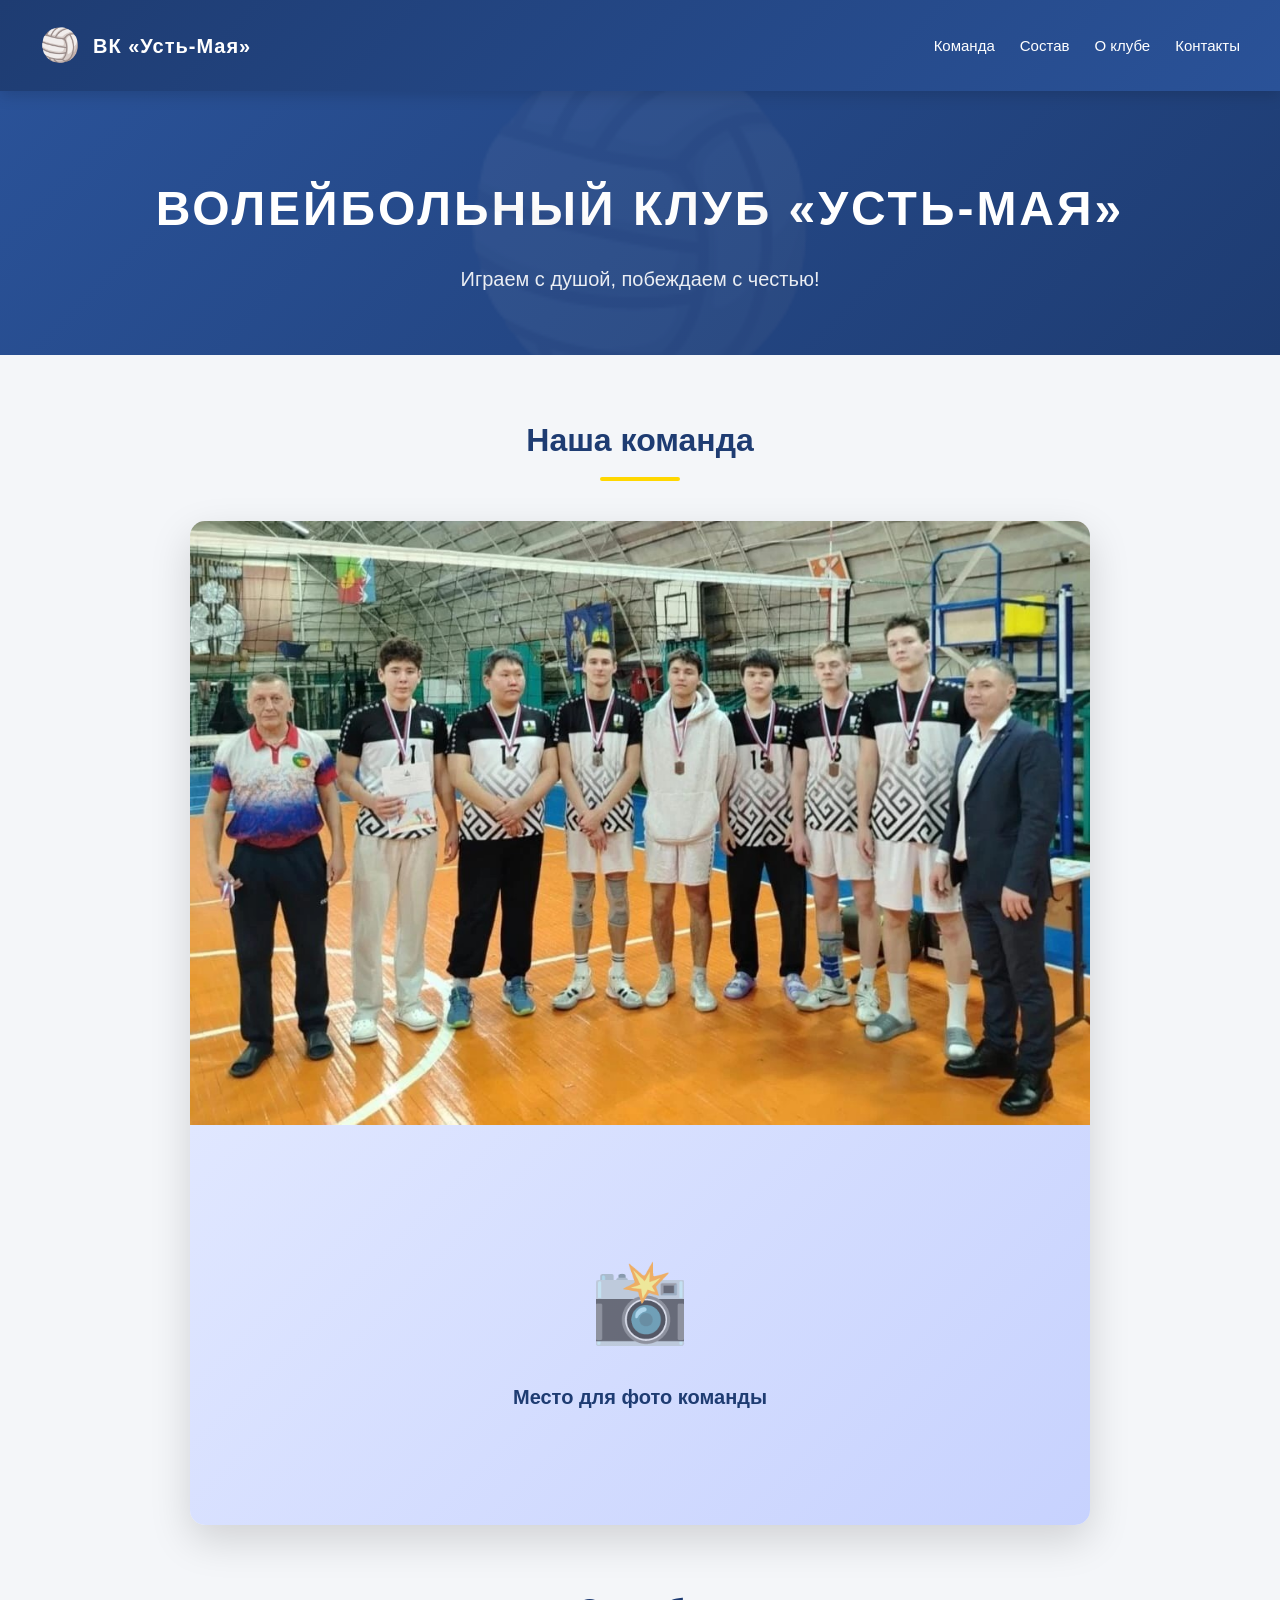
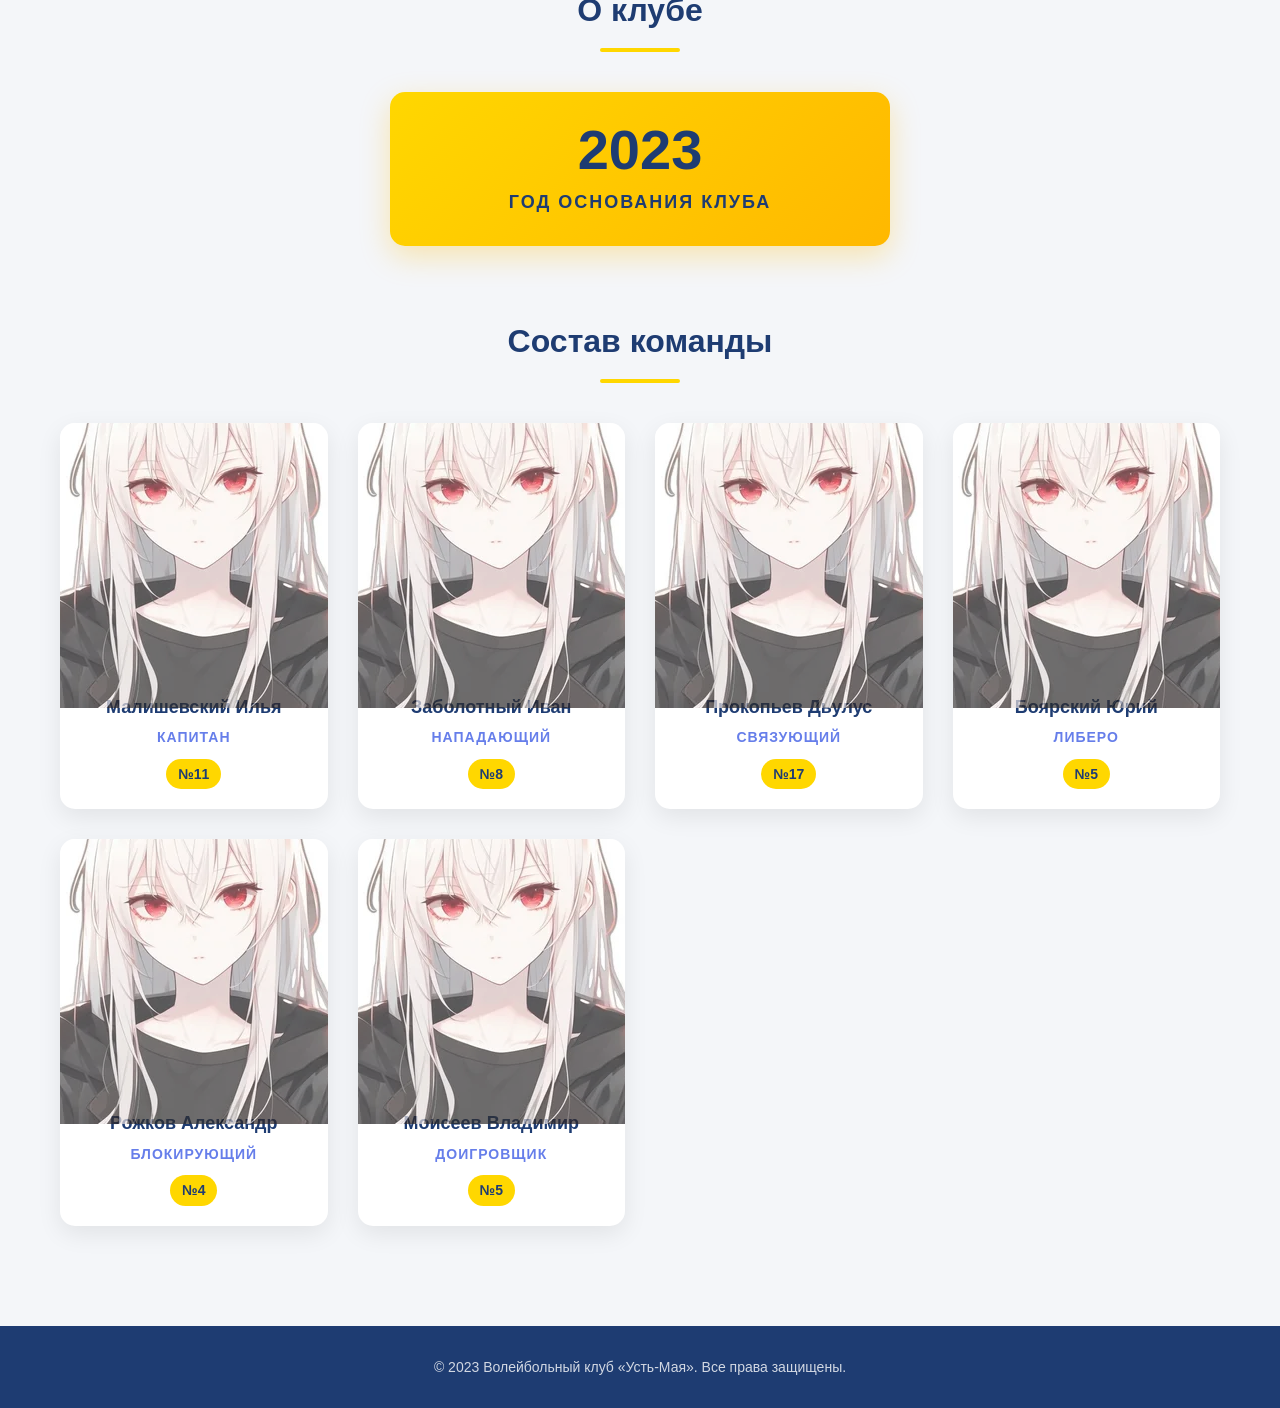
<file: main/index.html>
<!DOCTYPE html>
<html lang="ru">
<head>
    <meta charset="UTF-8">
    <meta name="viewport" content="width=device-width, initial-scale=1.0">
    <title>Волейбольный клуб «Усть-Мая»</title>
   <link rel="stylesheet" href="../style/index style.css">
</head>
<body>

    <!-- Шапка -->
    <header>
        <div class="logo">
            <span class="logo-icon">🏐</span>
            <span>ВК «Усть-Мая»</span>
        </div>
        <nav>
            <ul>
                <li><a href="#team">Команда</a></li>
                <li><a href="#players">Состав</a></li>
                <li><a href="#about">О клубе</a></li>
                <li><a href="#contacts">Контакты</a></li>
            </ul>
        </nav>
    </header>

    <!-- Главный баннер -->
    <section class="hero">
        <h1>Волейбольный клуб «Усть-Мая»</h1>
        <p>Играем с душой, побеждаем с честью!</p>
    </section>

    <div class="container">

        <!-- Фото команды -->
        <section id="team">
            <h2 class="section-title">Наша команда</h2>
            <div class="team-photo">
                <img src="..//img/фото команды.jpg" alt="">
                <div class="photo-placeholder">
                    <span class="icon">📸</span>
                    <span>Место для фото команды</span>
                </div>
            </div>
        </section>

        <!-- Год основания -->
        <section id="about">
            <h2 class="section-title">О клубе</h2>
            <div class="info-block">
                <div class="year">2023</div>
                <div class="year-label">Год основания клуба</div>
            </div>
        </section>

        <!-- Состав команды -->
        <section id="players">
            <h2 class="section-title">Состав команды</h2>
            <div class="team-grid">

                <div class="player-card">
                    <div class="player-photo">
                        <img src="..//img/ава.webp" alt="">
                    </div>
                    <div class="player-info">
                        <div class="player-name">Малишевский Илья</div>
                        <div class="player-position">Капитан</div>
                        <div class="player-number">№11</div>
                    </div>
                </div>

                <div class="player-card">
                    <div class="player-photo">
                        <img src="..//img/ава.webp" alt="">
                    </div>
                    <div class="player-info">
                        <div class="player-name">Заболотный Иван</div>
                        <div class="player-position">Нападающий</div>
                        <div class="player-number">№8</div>
                    </div>
                </div>

                <div class="player-card">
                    <div class="player-photo">
                        <img src="..//img/ава.webp" alt="">
                    </div>
                    <div class="player-info">
                        <div class="player-name">Прокопьев Дьулус</div>
                        <div class="player-position">Связующий</div>
                        <div class="player-number">№17</div>
                    </div>
                </div>

                <div class="player-card">
                    <div class="player-photo">
                        <img src="..//img/ава.webp" alt="">
                    </div>
                    <div class="player-info">
                        <div class="player-name">Боярский Юрий</div>
                        <div class="player-position">Либеро</div>
                        <div class="player-number">№5</div>
                    </div>
                </div>

                <div class="player-card">
                    <div class="player-photo">
                        <img src="..//img/ава.webp" alt="">
                    </div>
                    <div class="player-info">
                        <div class="player-name">Рожков Александр</div>
                        <div class="player-position">Блокирующий</div>
                        <div class="player-number">№4</div>
                    </div>
                </div>

                <div class="player-card">
                    <div class="player-photo">
                        <img src="..//img/ава.webp" alt="">
                    </div>
                    <div class="player-info">
                        <div class="player-name">Моисеев Владимир</div>
                        <div class="player-position">Доигровщик</div>
                        <div class="player-number">№5</div>
                    </div>
                </div>

            </div>
        </section>

    </div>

    <!-- Подвал -->
    <footer id="contacts">
        <p>© 2023 Волейбольный клуб «Усть-Мая». Все права защищены.</p>
    </footer>

</body>
</html>
</file>
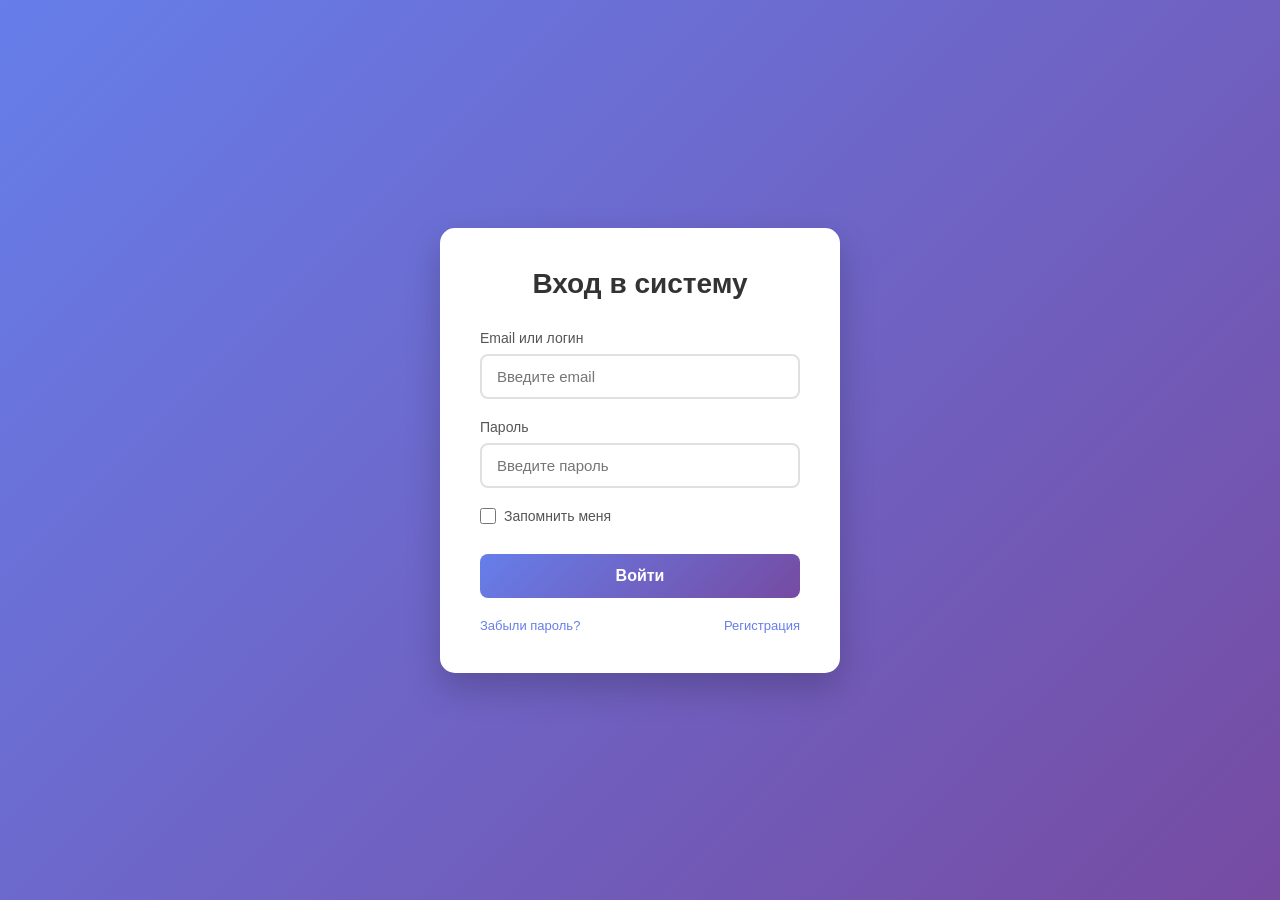
<file: main/sign in.html>
<!DOCTYPE html>
<html lang="ru">
<head>
    <meta charset="UTF-8">
    <meta name="viewport" content="width=device-width, initial-scale=1.0">
    <title>Авторизация</title>
    <link rel="stylesheet" href="..//style/sign in style .css">
</head>
<body>
    <div class="login-container">
        <h2>Вход в систему</h2>
        <form action="#" method="post">
            <div class="input-group">
                <label for="email">Email или логин</label>
                <input type="text" id="email" name="email" placeholder="Введите email" required>
            </div>

            <div class="input-group">
                <label for="password">Пароль</label>
                <input type="password" id="password" name="password" placeholder="Введите пароль" required minlength="6">
            </div>

            <div class="checkbox-group">
                <input type="checkbox" id="remember" name="remember">
                <label for="remember">Запомнить меня</label>
            </div>

            <button type="submit" class="btn-login">Войти</button>
            

            <div class="links">
                <a href="#">Забыли пароль?</a>
                <a href="#">Регистрация</a>
            </div>
        </form>
    </div>
</body>
</html>
</file>
<file: style/index style.css>
* {
            margin: 0;
            padding: 0;
            box-sizing: border-box;
            font-family: 'Segoe UI', Tahoma, Geneva, Verdana, sans-serif;
        }

        body {
            background: #f4f6f9;
            color: #333;
            line-height: 1.6;
        }

        /* ===== Шапка сайта ===== */
        header {
            background: linear-gradient(135deg, #1e3c72 0%, #2a5298 100%);
            color: white;
            padding: 20px 40px;
            display: flex;
            justify-content: space-between;
            align-items: center;
            box-shadow: 0 4px 15px rgba(0, 0, 0, 0.15);
            position: sticky;
            top: 0;
            z-index: 100;
        }

        .logo {
            display: flex;
            align-items: center;
            gap: 12px;
            font-size: 20px;
            font-weight: 700;
            letter-spacing: 1px;
        }

        .logo-icon {
            font-size: 32px;
        }

        nav ul {
            list-style: none;
            display: flex;
            gap: 25px;
        }

        nav a {
            color: white;
            text-decoration: none;
            font-weight: 500;
            font-size: 15px;
            transition: color 0.3s ease;
            position: relative;
        }

        nav a::after {
            content: '';
            position: absolute;
            bottom: -5px;
            left: 0;
            width: 0;
            height: 2px;
            background: #ffd700;
            transition: width 0.3s ease;
        }

        nav a:hover {
            color: #ffd700;
        }

        nav a:hover::after {
            width: 100%;
        }

        /* ===== Главный баннер ===== */
        .hero {
            background: linear-gradient(135deg, #2a5298 0%, #1e3c72 100%);
            color: white;
            text-align: center;
            padding: 80px 20px 60px;
            position: relative;
            overflow: hidden;
        }

        .hero::before {
            content: '🏐';
            position: absolute;
            font-size: 300px;
            opacity: 0.05;
            top: 50%;
            left: 50%;
            transform: translate(-50%, -50%);
            pointer-events: none;
        }

        .hero h1 {
            font-size: 48px;
            margin-bottom: 15px;
            text-transform: uppercase;
            letter-spacing: 3px;
            animation: slideDown 0.8s ease-out;
        }

        .hero p {
            font-size: 20px;
            opacity: 0.9;
            animation: slideDown 1s ease-out;
        }

        @keyframes slideDown {
            from {
                opacity: 0;
                transform: translateY(-30px);
            }
            to {
                opacity: 1;
                transform: translateY(0);
            }
        }

        /* ===== Основной контент ===== */
        .container {
            max-width: 1200px;
            margin: 0 auto;
            padding: 60px 20px;
        }

        .section-title {
            text-align: center;
            font-size: 32px;
            color: #1e3c72;
            margin-bottom: 40px;
            position: relative;
            padding-bottom: 15px;
        }

        .section-title::after {
            content: '';
            position: absolute;
            bottom: 0;
            left: 50%;
            transform: translateX(-50%);
            width: 80px;
            height: 4px;
            background: #ffd700;
            border-radius: 2px;
        }

        /* ===== Фото команды ===== */
        .team-photo {
            width: 100%;
            max-width: 900px;
            margin: 0 auto 60px;
            border-radius: 15px;
            overflow: hidden;
            box-shadow: 0 15px 40px rgba(0, 0, 0, 0.15);
            position: relative;
        }

        .team-photo img {
            width: 100%;
            height: auto;
            display: block;
            transition: transform 0.5s ease;
        }

        .team-photo:hover img {
            transform: scale(1.03);
        }

        .photo-placeholder {
            width: 100%;
            height: 400px;
            background: linear-gradient(135deg, #e0e7ff 0%, #c7d2fe 100%);
            display: flex;
            flex-direction: column;
            align-items: center;
            justify-content: center;
            color: #1e3c72;
            font-size: 20px;
            font-weight: 600;
            gap: 15px;
        }

        .photo-placeholder .icon {
            font-size: 80px;
            opacity: 0.6;
        }

        /* ===== Информация о клубе ===== */
        .info-block {
            background: linear-gradient(135deg, #ffd700 0%, #ffb800 100%);
            color: #1e3c72;
            padding: 30px;
            border-radius: 15px;
            text-align: center;
            max-width: 500px;
            margin: 0 auto 70px;
            box-shadow: 0 10px 30px rgba(255, 184, 0, 0.3);
        }

        .info-block .year {
            font-size: 56px;
            font-weight: 800;
            line-height: 1;
            margin-bottom: 10px;
        }

        .info-block .year-label {
            font-size: 18px;
            font-weight: 600;
            text-transform: uppercase;
            letter-spacing: 2px;
        }

        /* ===== Состав команды ===== */
        .team-grid {
            display: grid;
            grid-template-columns: repeat(auto-fit, minmax(220px, 1fr));
            gap: 30px;
        }

        .player-card {
            background: white;
            border-radius: 15px;
            overflow: hidden;
            box-shadow: 0 8px 25px rgba(0, 0, 0, 0.08);
            transition: all 0.3s ease;
            text-align: center;
        }

        .player-card:hover {
            transform: translateY(-8px);
            box-shadow: 0 15px 35px rgba(30, 60, 114, 0.2);
        }

        .player-photo {
            width: 100%;
            height: 250px;
            background: linear-gradient(135deg, #e0e7ff 0%, #c7d2fe 100%);
            display: flex;
            align-items: center;
            justify-content: center;
            font-size: 70px;
            color: #1e3c72;
            opacity: 0.7;
        }

        .player-info {
            padding: 20px;
        }

        .player-name {
            font-size: 18px;
            font-weight: 700;
            color: #1e3c72;
            margin-bottom: 5px;
        }

        .player-position {
            font-size: 14px;
            color: #667eea;
            font-weight: 600;
            text-transform: uppercase;
            letter-spacing: 1px;
        }

        .player-number {
            display: inline-block;
            background: #ffd700;
            color: #1e3c72;
            font-weight: 800;
            padding: 4px 12px;
            border-radius: 20px;
            font-size: 14px;
            margin-top: 10px;
        }

        /* ===== Подвал ===== */
        footer {
            background: #1e3c72;
            color: white;
            text-align: center;
            padding: 30px 20px;
            margin-top: 40px;
        }

        footer p {
            opacity: 0.8;
            font-size: 14px;
        }

        /* ===== Адаптивность ===== */
        @media (max-width: 768px) {
            header {
                flex-direction: column;
                gap: 15px;
                padding: 15px 20px;
            }

            nav ul {
                gap: 15px;
                flex-wrap: wrap;
                justify-content: center;
            }

            .hero h1 {
                font-size: 32px;
                letter-spacing: 2px;
            }

            .hero p {
                font-size: 16px;
            }

            .section-title {
                font-size: 26px;
            }

            .info-block .year {
                font-size: 42px;
            }

            .team-grid {
                grid-template-columns: repeat(auto-fit, minmax(160px, 1fr));
                gap: 20px;
            }

            .player-photo {
                height: 200px;
                font-size: 55px;
            }
        }

        @media (max-width: 480px) {
            .hero {
                padding: 60px 15px 40px;
            }

            .hero h1 {
                font-size: 26px;
            }

            .team-grid {
                grid-template-columns: 1fr 1fr;
                gap: 15px;
            }

            .player-photo {
                height: 160px;
                font-size: 45px;
            }

            .player-info {
                padding: 15px 10px;
            }

            .player-name {
                font-size: 15px;
            }

            .player-position {
                font-size: 12px;
            }
        }
</file>
<file: style/sign in style .css>
* {
            margin: 0;
            padding: 0;
            box-sizing: border-box;
            font-family: 'Segoe UI', Tahoma, Geneva, Verdana, sans-serif;
        }

        body {
            min-height: 100vh;
            display: flex;
            justify-content: center;
            align-items: center;
            background: linear-gradient(135deg, #667eea 0%, #764ba2 100%);
            padding: 20px;
        }

        .login-container {
            background: #ffffff;
            padding: 40px;
            border-radius: 15px;
            box-shadow: 0 15px 35px rgba(0, 0, 0, 0.2);
            width: 100%;
            max-width: 400px;
            animation: fadeIn 0.5s ease-in-out;
        }

        @keyframes fadeIn {
            from {
                opacity: 0;
                transform: translateY(-20px);
            }
            to {
                opacity: 1;
                transform: translateY(0);
            }
        }

        .login-container h2 {
            text-align: center;
            color: #333;
            margin-bottom: 30px;
            font-size: 28px;
            font-weight: 600;
        }

        .input-group {
            margin-bottom: 20px;
            position: relative;
        }

        .input-group label {
            display: block;
            margin-bottom: 8px;
            color: #555;
            font-size: 14px;
            font-weight: 500;
        }

        .input-group input {
            width: 100%;
            padding: 12px 15px;
            border: 2px solid #e0e0e0;
            border-radius: 8px;
            font-size: 15px;
            transition: all 0.3s ease;
            outline: none;
        }

        .input-group input:focus {
            border-color: #667eea;
            box-shadow: 0 0 0 3px rgba(102, 126, 234, 0.15);
        }

        .input-group input:hover {
            border-color: #b8b8b8;
        }

        .btn-login {
            width: 100%;
            padding: 13px;
            background: linear-gradient(135deg, #667eea 0%, #764ba2 100%);
            color: white;
            border: none;
            border-radius: 8px;
            font-size: 16px;
            font-weight: 600;
            cursor: pointer;
            transition: all 0.3s ease;
            margin-top: 10px;
        }

        .btn-login:hover {
            transform: translateY(-2px);
            box-shadow: 0 10px 20px rgba(102, 126, 234, 0.4);
        }

        .btn-login:active {
            transform: translateY(0);
        }

        .links {
            display: flex;
            justify-content: space-between;
            margin-top: 20px;
            font-size: 13px;
        }

        .links a {
            color: #667eea;
            text-decoration: none;
            transition: color 0.3s ease;
        }

        .links a:hover {
            color: #764ba2;
            text-decoration: underline;
        }

        .checkbox-group {
            display: flex;
            align-items: center;
            margin-bottom: 20px;
            font-size: 14px;
            color: #555;
        }

        .checkbox-group input {
            margin-right: 8px;
            width: 16px;
            height: 16px;
            cursor: pointer;
            accent-color: #667eea;
        }

        @media (max-width: 480px) {
            .login-container {
                padding: 30px 20px;
            }
            .login-container h2 {
                font-size: 24px;
            }
        }
</file>
